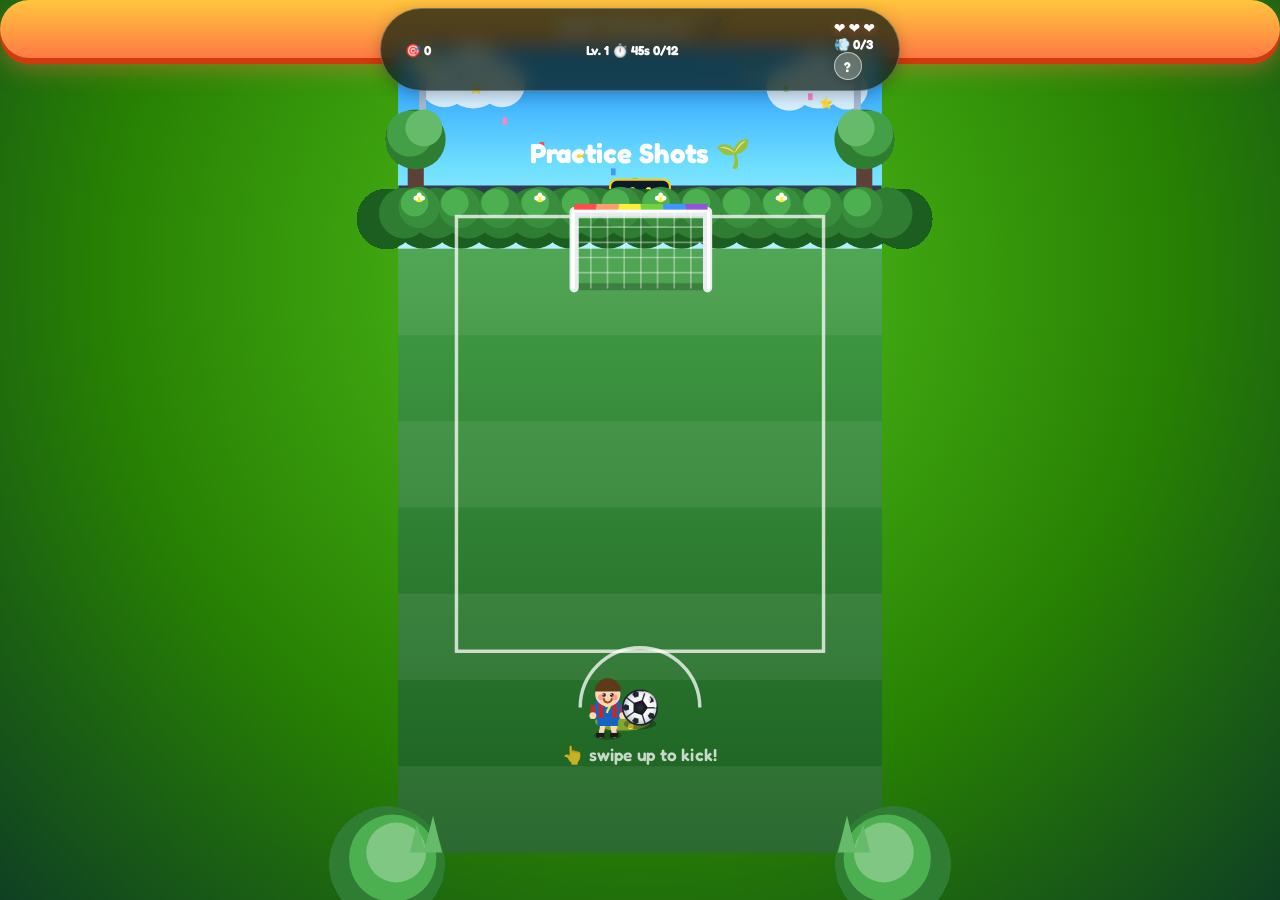
<file: index.html>
<!DOCTYPE html>
<html lang="en">
<head>
  <meta charset="UTF-8">
  <meta name="viewport" content="width=device-width, initial-scale=1.0, maximum-scale=1.0, user-scalable=no, viewport-fit=cover">
  <meta name="theme-color" content="#52c41a">
  <title>Whack It! - Child Friendly Arcade Game</title>
  
  <!-- SEO & Meta -->
  <meta name="description" content="A super fun, colorful, child-friendly Whack-It game! Tap the cute hamsters, bunnies, and kitty stars while avoiding cheeky raccoons in full screen!">
  <meta name="keywords" content="whack a mole, kids game, html5 game, browser game, mobile game, child friendly">
  
  <!-- Google Fonts -->
  <link rel="preconnect" href="https://fonts.googleapis.com">
  <link rel="preconnect" href="https://fonts.gstatic.com" crossorigin>
  <link href="https://fonts.googleapis.com/css2?family=Fredoka:wght@400;500;600;700&display=swap" rel="stylesheet">
  
  <!-- Stylesheet -->
  <link rel="stylesheet" href="style.css">
</head>
<body>

  <!-- Fullscreen Canvas playgrid -->
  <canvas id="gameCanvas"></canvas>

  <!-- Lightweight Compact HUD Bar (Always visible) -->
  <div id="hud" class="hud-container">
    <div class="hud-item score-item">
      <span class="hud-icon">🎯</span>
      <span id="scoreText" class="hud-value">0</span>
    </div>

    <div class="hud-center-group">
      <span id="levelNameText" class="hud-tag">Lv. 1</span>
      <span id="timerPill" class="hud-tag timer-tag">⏱️ <span id="timerText">45s</span></span>
      <span id="goalText" class="hud-tag goal-tag">0/12</span>
    </div>

    <div class="hud-right-group">
      <div class="lives-box" id="livesContainer">
        <!-- Dynamic Hearts rendered here -->
      </div>
      <span id="missText" class="hud-tag miss-tag">💨 0/3</span>
      <button class="help-btn" id="helpBtn" title="How to Play" aria-label="How to Play">?</button>
    </div>
  </div>

  <!-- Unobtrusive Bottom Tap-to-Play Banner (Opening Screen) -->
  <div class="start-banner" id="titleScreen">
    <button class="play-btn start-floating-btn" id="startBtn">
      <span>TAP TO PLAY 🚀</span>
    </button>
  </div>

  <!-- Compact How to Play Modal (Triggered by ? Button) -->
  <div class="overlay-layer hidden" id="helpScreen">
    <div class="game-card modal-card pop-in">
      <button class="close-btn" id="closeHelpBtn" aria-label="Close">×</button>
      <h2 class="modal-title">How to Play 🎮</h2>
      
      <div class="help-grid">
        <div class="help-row">
          <span class="help-icon hamster-bg">🐹</span>
          <div class="help-desc">
            <strong>Tap Cute Hamsters</strong>
            <span>+1 Point</span>
          </div>
        </div>
        <div class="help-row">
          <span class="help-icon gold-bg">🐰⭐</span>
          <div class="help-desc">
            <strong>Golden Bunny & Kitty</strong>
            <span>+5 Stars / +3 Points</span>
          </div>
        </div>
        <div class="help-row">
          <span class="help-icon raccoon-bg">🦝</span>
          <div class="help-desc">
            <strong>Cheeky Raccoon</strong>
            <span>Avoid! -1 Heart</span>
          </div>
        </div>
      </div>

      <div class="help-tips">
        <span>⏱️ Beat timer • 🎯 Reach goal • 💨 Max 3 misses</span>
      </div>

      <button class="play-btn modal-ok-btn" id="gotItBtn">
        <span>GOT IT! 👍</span>
      </button>
    </div>
  </div>

  <!-- Game Over Overlay -->
  <div class="overlay-layer hidden" id="gameOverScreen">
    <div class="game-card modal-card pop-in" id="overCard">
      <div class="card-badge orange-badge">GAME OVER</div>
      <h2 class="over-title" id="overTitle">Awesome Effort! 🎉</h2>
      <p class="over-reason" id="overReasonText">Out of hearts!</p>
      
      <div class="score-display">
        <span class="score-label">FINAL SCORE</span>
        <span class="final-score" id="finalScoreText">0</span>
      </div>

      <div class="stats-row">
        <div class="stat-pill">
          <span class="stat-icon">🎯</span>
          <span id="whackedText">0 Whacked</span>
        </div>
        <div class="stat-pill">
          <span class="stat-icon">🔥</span>
          <span id="bestStreakText">Streak 0</span>
        </div>
      </div>

      <div class="best-score-banner" id="bestBanner">
        🏆 Best Score: <span id="bestScoreText">0</span>
      </div>

      <button class="play-btn again-btn" id="againBtn">
        <span>PLAY AGAIN 🔄</span>
      </button>
    </div>
  </div>

  <!-- Pause Overlay -->
  <div class="overlay-layer hidden" id="pauseScreen">
    <div class="game-card modal-card pop-in">
      <div class="card-badge blue-badge">PAUSED</div>
      <h2 class="game-title">Game Paused ⏸️</h2>
      <p class="game-subtitle">The cute hamsters are waiting!</p>

      <button class="play-btn" id="resumeBtn">
        <span>RESUME GAME ▶️</span>
      </button>

      <div class="desktop-hint">
        <span>💡 Press <kbd>P</kbd> or <kbd>ESC</kbd> to resume</span>
      </div>
    </div>
  </div>

  <!-- Main Game Engine Script -->
  <script src="script.js"></script>
</body>
</html>
</file>
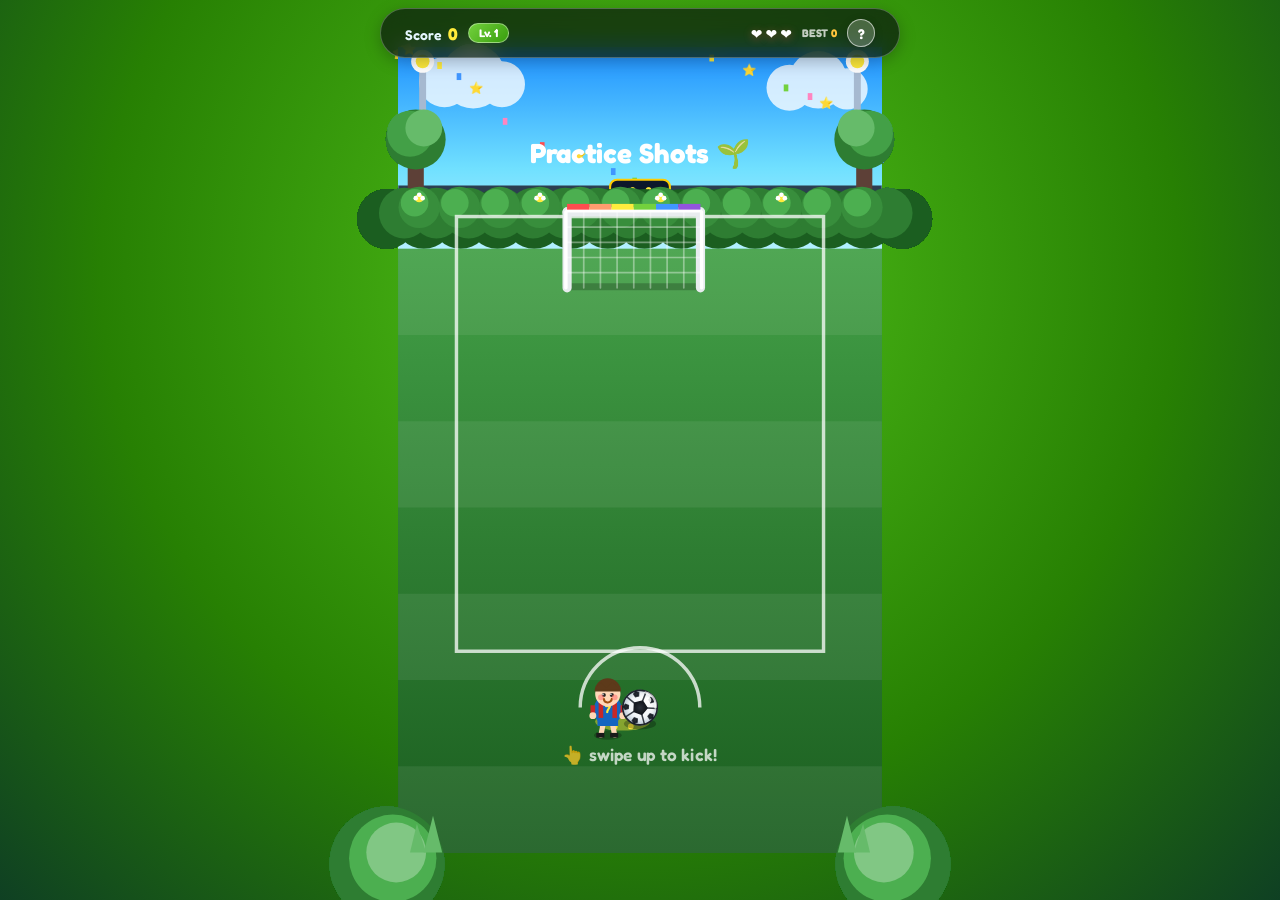
<file: goalkick.html>
<!DOCTYPE html>
<html lang="en">
<head>
  <meta charset="utf-8">
  <meta name="viewport" content="width=device-width, initial-scale=1.0, maximum-scale=1.0, user-scalable=no, viewport-fit=cover">
  <meta name="theme-color" content="#278003">
  <title>Goal Kick! - Minimal Playfield-First Soccer Arcade</title>

  <!-- SEO & Meta -->
  <meta name="description" content="A super fun, minimal playfield-first Goal Kick soccer arcade game! Swipe up on the ball to score goals!">
  <meta name="keywords" content="goal kick, soccer game, html5 game, mobile arcade">

  <!-- Google Fonts: Lilita One & Fredoka -->
  <link rel="preconnect" href="https://fonts.googleapis.com">
  <link rel="preconnect" href="https://fonts.gstatic.com" crossorigin>
  <link href="https://fonts.googleapis.com/css2?family=Fredoka:wght@400;600;700;900&family=Lilita+One&display=swap" rel="stylesheet">

  <!-- Stylesheet -->
  <link rel="stylesheet" href="style.css">
</head>
<body>

  <!-- Fullscreen Canvas Playfield (Dominates 95%+ of Screen) -->
  <canvas id="gameCanvas"></canvas>

  <!-- Minimal Hyper-Casual Single-Line Top HUD Bar -->
  <div id="hud" class="hud-container">
    <div class="hud-left">
      <span class="hud-inline-score">Score <strong id="scoreText">0</strong></span>
      <span class="hud-pill-badge" id="tierNameText">Lv. 1</span>
    </div>

    <div class="hud-right">
      <div class="lives-box" id="livesContainer">
        <!-- Dynamic Hearts rendered here -->
      </div>
      <span class="hud-inline-best">BEST <strong id="bestHudText">0</strong></span>
      <button class="help-btn" id="helpBtn" aria-label="Help">?</button>
    </div>
  </div>

  <!-- Compact How to Play Help Modal (Opened by ? button) -->
  <div class="overlay-layer hidden" id="helpModal">
    <div class="help-card pop-in">
      <button class="modal-close-btn" id="closeHelpBtn" aria-label="Close">×</button>
      <h3 class="help-title">How to Play</h3>
      <div class="help-list">
        <div class="help-item"><span>🎮</span> Swipe up on the ball to strike</div>
        <div class="help-item"><span>🎯</span> Aim away from the Goalie</div>
        <div class="help-item"><span>🚀</span> Swipe speed gives shot power</div>
        <div class="help-item"><span>❤️</span> Don't miss 3 times</div>
      </div>
    </div>
  </div>

  <!-- Game Over Overlay (Compact Modal) -->
  <div class="overlay-layer hidden" id="gameOverScreen">
    <div class="game-card pop-in" id="overCard">
      <div class="card-badge orange-badge">FULL TIME</div>
      <h2 class="over-title" id="overTitle">Great Kick! 🎉</h2>
      <p class="over-reason" id="overReasonText">Out of chances!</p>

      <div class="score-display">
        <span class="score-label">FINAL SCORE</span>
        <span class="final-score" id="finalScoreText">0</span>
      </div>

      <div class="stats-row">
        <div class="stat-pill">
          <span class="stat-icon">⚽</span>
          <span id="goalsText">0 Goals</span>
        </div>
        <div class="stat-pill">
          <span class="stat-icon">🔥</span>
          <span id="bestStreakText">Best Streak 0</span>
        </div>
      </div>

      <div class="best-score-banner" id="bestBanner">
        🏆 Best Score: <span id="bestScoreText">0</span>
      </div>

      <button class="play-btn again-btn" id="againBtn">
        <span>KICK AGAIN 🔄</span>
      </button>
    </div>
  </div>

  <!-- Pause Overlay (Compact Modal) -->
  <div class="overlay-layer hidden" id="pauseScreen">
    <div class="game-card pop-in">
      <div class="card-badge blue-badge">PAUSED</div>
      <h2 class="game-title">Game Paused ⏸️</h2>
      <p class="game-subtitle">Taking a quick water break? The goalie is waiting!</p>

      <button class="play-btn" id="resumeBtn">
        <span>RESUME GAME ▶️</span>
      </button>
    </div>
  </div>

  <!-- Main Game Engine Script -->
  <script src="script.js"></script>
</body>
</html>
</file>
<file: style.css>
/* ==========================================================================
   Goal Kick! - Child Friendly & Responsive CSS Design System
   Dual Support for Mobile Devices & Large Desktop Monitors
   ========================================================================== */

:root {
  --primary-font: "Fredoka", "Trebuchet MS", system-ui, -apple-system, sans-serif;
  --bg-pitch-top: #389e0d;
  --bg-pitch-bottom: #1e7a3d;
  --card-bg: rgba(255, 255, 255, 0.95);
  --text-dark: #1f3824;
  --text-muted: #595959;
  --accent-yellow: #ffc53d;
  --accent-orange: #ff7a45;
  --accent-pink: #ff4d4f;
  --accent-blue: #4096ff;
  --accent-green: #52c41a;
  --shadow-color: rgba(5, 25, 10, 0.28);
  --radius-lg: 28px;
  --radius-md: 18px;
  --radius-pill: 999px;
}

* {
  box-sizing: border-box;
  margin: 0;
  padding: 0;
  -webkit-tap-highlight-color: transparent;
  user-select: none;
  -webkit-user-select: none;
}

html, body {
  width: 100%;
  height: 100%;
  overflow: hidden;
  position: fixed;
  inset: 0;
  font-family: var(--primary-font);
  background: radial-gradient(circle at 50% 30%, #52c41a 0%, #278003 60%, #0f4023 100%);
  touch-action: none;
  overscroll-behavior: none;
}

/* --------------------------------------------------------------------------
   Canvas (Responsive Canvas Engine)
   -------------------------------------------------------------------------- */
canvas#gameCanvas {
  position: fixed;
  inset: 0;
  width: 100%;
  height: 100%;
  display: block;
  z-index: 1;
  cursor: grab;
}

canvas#gameCanvas:active {
  cursor: grabbing;
}

/* --------------------------------------------------------------------------
   HUD Top Navigation Bar (Mobile & Desktop Responsive)
   -------------------------------------------------------------------------- */
/* --------------------------------------------------------------------------
   Minimal Hyper-Casual Single-Line Top HUD Bar
   -------------------------------------------------------------------------- */
.hud-container {
  position: fixed;
  top: max(8px, env(safe-area-inset-top));
  left: 50%;
  transform: translateX(-50%);
  width: calc(100% - 20px);
  max-width: 520px;
  z-index: 10;
  display: flex;
  align-items: center;
  justify-content: space-between;
  padding: 6px 14px;
  background: rgba(10, 25, 15, 0.72);
  backdrop-filter: blur(10px);
  -webkit-backdrop-filter: blur(10px);
  border: 1.5px solid rgba(255, 255, 255, 0.25);
  border-radius: var(--radius-pill);
  box-shadow: 0 4px 16px rgba(0, 0, 0, 0.25);
  transition: opacity 0.3s ease, transform 0.3s ease;
  color: #ffffff;
  font-size: 13px;
  font-weight: 700;
}

.hud-container.hidden {
  opacity: 0;
  pointer-events: none;
  transform: translate(-50%, -24px);
}

.hud-left, .hud-right {
  display: flex;
  align-items: center;
  gap: 10px;
}

.hud-inline-score {
  font-size: 14px;
  font-weight: 600;
  color: #e6f7ff;
}

.hud-inline-score strong {
  font-size: 17px;
  font-weight: 900;
  color: #ffeb3b;
  margin-left: 3px;
}

.hud-pill-badge {
  background: linear-gradient(135deg, #73d13d, #389e0d);
  color: #ffffff;
  font-size: 11px;
  font-weight: 800;
  padding: 2px 10px;
  border-radius: var(--radius-pill);
  border: 1px solid rgba(255, 255, 255, 0.4);
}

.hud-inline-best {
  font-size: 11px;
  font-weight: 700;
  color: rgba(255, 255, 255, 0.75);
}

.hud-inline-best strong {
  color: #ffc53d;
}

.lives-box {
  display: flex;
  flex-direction: row;
  gap: 3px;
  align-items: center;
}

.heart-icon {
  font-size: 14px;
  display: inline-block;
  filter: drop-shadow(0 2px 4px rgba(255, 77, 79, 0.4));
  transition: transform 0.25s cubic-bezier(0.175, 0.885, 0.32, 1.275);
}

.heart-icon.lost {
  filter: grayscale(1) opacity(0.3);
  transform: scale(0.75);
}

/* Small Circular ? Help Button */
.help-btn {
  width: 28px;
  height: 28px;
  border-radius: 50%;
  background: rgba(255, 255, 255, 0.22);
  border: 1.5px solid rgba(255, 255, 255, 0.6);
  color: #ffffff;
  font-family: var(--primary-font);
  font-size: 14px;
  font-weight: 900;
  display: flex;
  align-items: center;
  justify-content: center;
  cursor: pointer;
  box-shadow: 0 2px 8px rgba(0, 0, 0, 0.2);
  transition: transform 0.15s ease, background 0.15s ease;
}

.help-btn:hover {
  transform: scale(1.1);
  background: rgba(255, 255, 255, 0.35);
}

.help-btn:active {
  transform: scale(0.95);
}

/* --------------------------------------------------------------------------
   Overlay Layers & Compact Help Modal
   -------------------------------------------------------------------------- */
.overlay-layer {
  position: fixed;
  inset: 0;
  z-index: 30;
  display: flex;
  align-items: center;
  justify-content: center;
  padding: 16px;
  background: rgba(0, 0, 0, 0.52);
  backdrop-filter: blur(6px);
  -webkit-backdrop-filter: blur(6px);
  transition: opacity 0.3s ease;
}

/* How to Play Compact Modal */
.help-card {
  width: 100%;
  max-width: 340px;
  background: rgba(255, 255, 255, 0.96);
  border-radius: 22px;
  padding: 20px 22px;
  text-align: left;
  position: relative;
  box-shadow: 0 20px 40px rgba(0, 0, 0, 0.4);
  border: 3px solid #ffffff;
}

.modal-close-btn {
  position: absolute;
  top: 12px;
  right: 14px;
  width: 28px;
  height: 28px;
  border-radius: 50%;
  background: #f0f0f0;
  border: none;
  font-size: 18px;
  font-weight: 700;
  color: #595959;
  cursor: pointer;
  display: flex;
  align-items: center;
  justify-content: center;
  line-height: 1;
}

.modal-close-btn:hover {
  background: #e0e0e0;
  color: #000;
}

.help-title {
  font-size: 20px;
  font-weight: 800;
  color: #1f3824;
  margin-bottom: 14px;
}

.help-list {
  display: flex;
  flex-direction: column;
  gap: 10px;
}

.help-item {
  display: flex;
  align-items: center;
  gap: 10px;
  font-size: 13px;
  font-weight: 600;
  color: #333333;
  background: #f6ffed;
  padding: 8px 12px;
  border-radius: 12px;
  border: 1px solid #b7eb8f;
}

.help-item span {
  font-size: 16px;
}


.overlay-layer.hidden {
  display: none !important;
}

.game-card {
  width: 100%;
  max-width: 440px;
  background: var(--card-bg);
  border-radius: var(--radius-lg);
  padding: clamp(24px, 5vw, 36px) clamp(20px, 4vw, 30px);
  text-align: center;
  position: relative;
  box-shadow: 0 24px 48px rgba(0, 0, 0, 0.36), inset 0 2px 0 rgba(255, 255, 255, 0.9);
  border: 4px solid #ffffff;
}

/* Animations */
.bounce-in {
  animation: bounceIn 0.6s cubic-bezier(0.175, 0.885, 0.32, 1.275) both;
}

.pop-in {
  animation: popIn 0.4s cubic-bezier(0.34, 1.56, 0.64, 1) both;
}

@keyframes bounceIn {
  0% { opacity: 0; transform: scale(0.5) translateY(40px); }
  60% { opacity: 1; transform: scale(1.04) translateY(-6px); }
  100% { transform: scale(1) translateY(0); }
}

@keyframes popIn {
  0% { opacity: 0; transform: scale(0.85); }
  100% { opacity: 1; transform: scale(1); }
}

/* Card Badge */
.card-badge {
  position: absolute;
  top: -16px;
  left: 50%;
  transform: translateX(-50%);
  background: linear-gradient(135deg, #73d13d, #389e0d);
  color: #ffffff;
  font-size: 12px;
  font-weight: 700;
  letter-spacing: 0.08em;
  padding: 5px 18px;
  border-radius: var(--radius-pill);
  box-shadow: 0 4px 12px rgba(56, 158, 13, 0.45);
  border: 2px solid #ffffff;
  white-space: nowrap;
}

.arcade-badge {
  background: linear-gradient(135deg, #ffc53d, #ff7a45);
  box-shadow: 0 4px 14px rgba(255, 122, 69, 0.5);
  border: 2px solid #ffffff;
  color: #ffffff;
  font-weight: 900;
}

.orange-badge {
  background: linear-gradient(135deg, #ff7a45, #d4380d);
  box-shadow: 0 4px 12px rgba(212, 56, 13, 0.45);
}

.blue-badge {
  background: linear-gradient(135deg, #4096ff, #0958d9);
  box-shadow: 0 4px 12px rgba(9, 88, 217, 0.45);
}

/* 3D Arcade Titles & Tagline Banner (Matches Image) */
.logo-title {
  font-family: "Lilita One", "Fredoka", cursive, sans-serif;
  font-size: clamp(42px, 9vw, 58px);
  line-height: 0.95;
  margin-top: 10px;
  margin-bottom: 4px;
  display: flex;
  justify-content: center;
  align-items: center;
  gap: 10px;
  text-transform: uppercase;
}

.word-goal {
  background: linear-gradient(180deg, #fff700 0%, #ff8c00 55%, #e65100 100%);
  -webkit-background-clip: text;
  -webkit-text-fill-color: transparent;
  filter: drop-shadow(0 3px 0 #993300) drop-shadow(0 6px 0 #4d1a00) drop-shadow(0 8px 12px rgba(0,0,0,0.4));
  -webkit-text-stroke: 2px #ffffff;
  letter-spacing: 0.02em;
}

.word-kick {
  background: linear-gradient(180deg, #00f2fe 0%, #4facfe 50%, #0052d4 100%);
  -webkit-background-clip: text;
  -webkit-text-fill-color: transparent;
  filter: drop-shadow(0 3px 0 #0033aa) drop-shadow(0 6px 0 #001a66) drop-shadow(0 8px 12px rgba(0,0,0,0.4));
  -webkit-text-stroke: 2px #ffffff;
  letter-spacing: 0.02em;
}

.tagline-banner {
  background: linear-gradient(180deg, #0d1b3e 0%, #050b1a 100%);
  border: 2px solid #ffcc00;
  color: #ffeb3b;
  font-family: "Fredoka", sans-serif;
  font-weight: 900;
  font-size: clamp(10px, 2.2vw, 12px);
  letter-spacing: 0.06em;
  padding: 4px 16px;
  border-radius: var(--radius-pill);
  box-shadow: 0 4px 12px rgba(0, 0, 0, 0.35), inset 0 1px 0 rgba(255,255,255,0.3);
  margin: 6px auto 14px;
  display: inline-block;
  text-shadow: 0 1px 2px rgba(0,0,0,0.8);
}

.game-title {
  font-size: clamp(32px, 7vw, 44px);
  font-weight: 700;
  color: var(--text-dark);
  line-height: 1.1;
  margin-top: 8px;
  margin-bottom: 8px;
  text-shadow: 0 2px 0 #fff;
}

.game-subtitle {
  font-size: clamp(13px, 2.8vw, 15px);
  font-weight: 500;
  color: var(--text-muted);
  line-height: 1.45;
  margin-bottom: 16px;
}

/* Character Preview Bar */
.character-preview {
  display: flex;
  justify-content: space-around;
  margin: 14px 0 16px;
  padding: 10px 6px;
  background: rgba(235, 248, 238, 0.85);
  border-radius: var(--radius-md);
  border: 1px solid rgba(0, 0, 0, 0.05);
}

.preview-item {
  display: flex;
  flex-direction: column;
  align-items: center;
  gap: 4px;
}

.char-avatar {
  width: clamp(38px, 7.5vw, 44px);
  height: clamp(38px, 7.5vw, 44px);
  border-radius: 50%;
  display: flex;
  align-items: center;
  justify-content: center;
  font-size: clamp(16px, 3.2vw, 20px);
  font-weight: 700;
  box-shadow: 0 4px 10px rgba(0,0,0,0.15);
  border: 2px solid #ffffff;
  transition: transform 0.2s ease;
  color: #fff;
}

.char-avatar:hover {
  transform: scale(1.15) rotate(6deg);
}

.striker-bg { background: linear-gradient(135deg, #1565c0 0%, #c62828 100%); }
.rainbow-bg { background: linear-gradient(135deg, #ff4081, #ffeb3b, #00e676, #00b0ff); }
.goalie-bg  { background: linear-gradient(135deg, #4caf50 0%, #1b5e20 100%); }

.char-label {
  font-size: 11px;
  font-weight: 700;
  color: var(--text-dark);
}

/* Rules Summary Chips */
.rules-summary {
  display: flex;
  flex-wrap: wrap;
  gap: 6px;
  justify-content: center;
  margin-bottom: 20px;
}

.rule-chip {
  background: #f6ffed;
  border: 1px solid #b7eb8f;
  color: #278003;
  font-size: 11px;
  font-weight: 700;
  padding: 4px 10px;
  border-radius: var(--radius-pill);
}

/* Buttons with Hover & Active States */
.play-btn {
  width: 100%;
  font-family: inherit;
  font-size: clamp(18px, 4vw, 22px);
  font-weight: 700;
  color: #ffffff;
  background: linear-gradient(180deg, #ffc53d 0%, #ff7a45 100%);
  border: none;
  border-radius: var(--radius-pill);
  padding: 16px 28px;
  cursor: pointer;
  box-shadow: 0 6px 0 #d4380d, 0 12px 24px rgba(255, 122, 69, 0.4);
  transition: transform 0.15s cubic-bezier(0.175, 0.885, 0.32, 1.275), box-shadow 0.15s ease;
  position: relative;
  overflow: hidden;
}

.play-btn:hover {
  transform: translateY(-2px);
  box-shadow: 0 8px 0 #d4380d, 0 16px 28px rgba(255, 122, 69, 0.48);
}

.play-btn:active {
  transform: translateY(4px);
  box-shadow: 0 2px 0 #d4380d, 0 6px 12px rgba(255, 122, 69, 0.3);
}

.again-btn {
  background: linear-gradient(180deg, #73d13d 0%, #389e0d 100%);
  box-shadow: 0 6px 0 #237804, 0 12px 24px rgba(56, 158, 13, 0.4);
}

.again-btn:hover {
  box-shadow: 0 8px 0 #237804, 0 16px 28px rgba(56, 158, 13, 0.48);
}

.again-btn:active {
  box-shadow: 0 2px 0 #237804, 0 6px 12px rgba(56, 158, 13, 0.3);
}

/* Desktop Keyboard Hint */
.desktop-hint {
  margin-top: 14px;
  font-size: 11px;
  font-weight: 500;
  color: var(--text-muted);
  opacity: 0.85;
}

kbd {
  background: #f0f0f0;
  border: 1px solid #d9d9d9;
  border-radius: 4px;
  box-shadow: 0 1px 0 rgba(0,0,0,0.2);
  color: #333;
  display: inline-block;
  font-family: inherit;
  font-size: 10px;
  font-weight: 700;
  padding: 2px 5px;
}

/* Game Over Card Details */
.over-title {
  font-size: clamp(24px, 5vw, 32px);
  font-weight: 700;
  color: var(--text-dark);
  margin-top: 8px;
  margin-bottom: 2px;
}

.over-reason {
  font-size: 14px;
  font-weight: 600;
  color: #ff4d4f;
  margin-bottom: 10px;
}

.score-display {
  margin: 8px 0 14px;
  padding: 10px;
  background: linear-gradient(135deg, #f6ffed, #d9f7be);
  border-radius: var(--radius-md);
  border: 2px dashed #b7eb8f;
}

.score-label {
  font-size: 11px;
  font-weight: 700;
  color: #278003;
  letter-spacing: 0.08em;
  display: block;
}

.final-score {
  font-size: clamp(40px, 9vw, 58px);
  font-weight: 700;
  color: #135200;
  line-height: 1;
}

.stats-row {
  display: flex;
  gap: 10px;
  justify-content: center;
  margin-bottom: 14px;
}

.stat-pill {
  flex: 1;
  background: #f5f5f5;
  padding: 8px 10px;
  border-radius: var(--radius-pill);
  font-size: 12px;
  font-weight: 600;
  color: var(--text-dark);
  display: flex;
  align-items: center;
  justify-content: center;
  gap: 6px;
}

.best-score-banner {
  font-size: 13px;
  font-weight: 700;
  color: #389e0d;
  background: #f6ffed;
  border: 1px solid #b7eb8f;
  padding: 6px 12px;
  border-radius: var(--radius-pill);
  margin-bottom: 18px;
  display: inline-block;
}

/* Media Queries for Desktop & Tablet */
@media (min-width: 768px) {
  .hud-container {
    padding: 10px 24px;
  }
  .game-card {
    max-width: 460px;
  }
}
</file>
